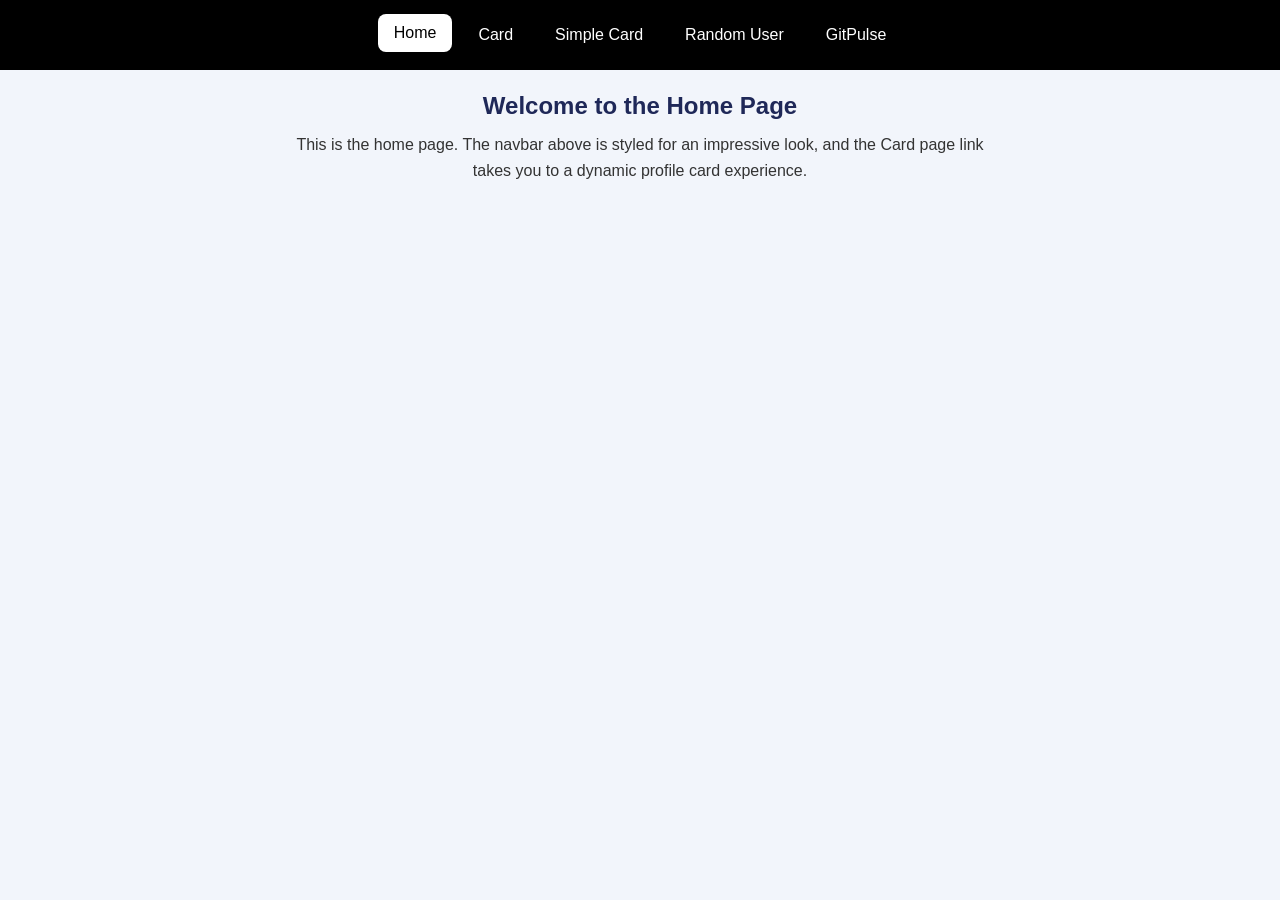
<file: src/main/resources/static/index.html>
﻿<!DOCTYPE html>
<html lang="en">
<head>
  <meta charset="UTF-8">
  <meta name="viewport" content="width=device-width, initial-scale=1.0">
  <title>Home | Impressive Navbar</title>
  <link rel="stylesheet" href="css/style.css">
</head>
<body>
  <nav class="navbar">
    <div class="nav-links">
      <a href="index.html" class="active">Home</a>
      <a href="card.html">Card</a>
      <a href="simple-card.html">Simple Card</a>
      <a href="randomuser.html">Random User</a>
      <a href="gitpulse.html">GitPulse</a>
    </div>
  </nav>

  <section class="home-intro">
    <h1>Welcome to the Home Page</h1>
    <p>This is the home page. The navbar above is styled for an impressive look, and the Card page link takes you to a dynamic profile card experience.</p>
  </section>
</body>
</html>
</file>
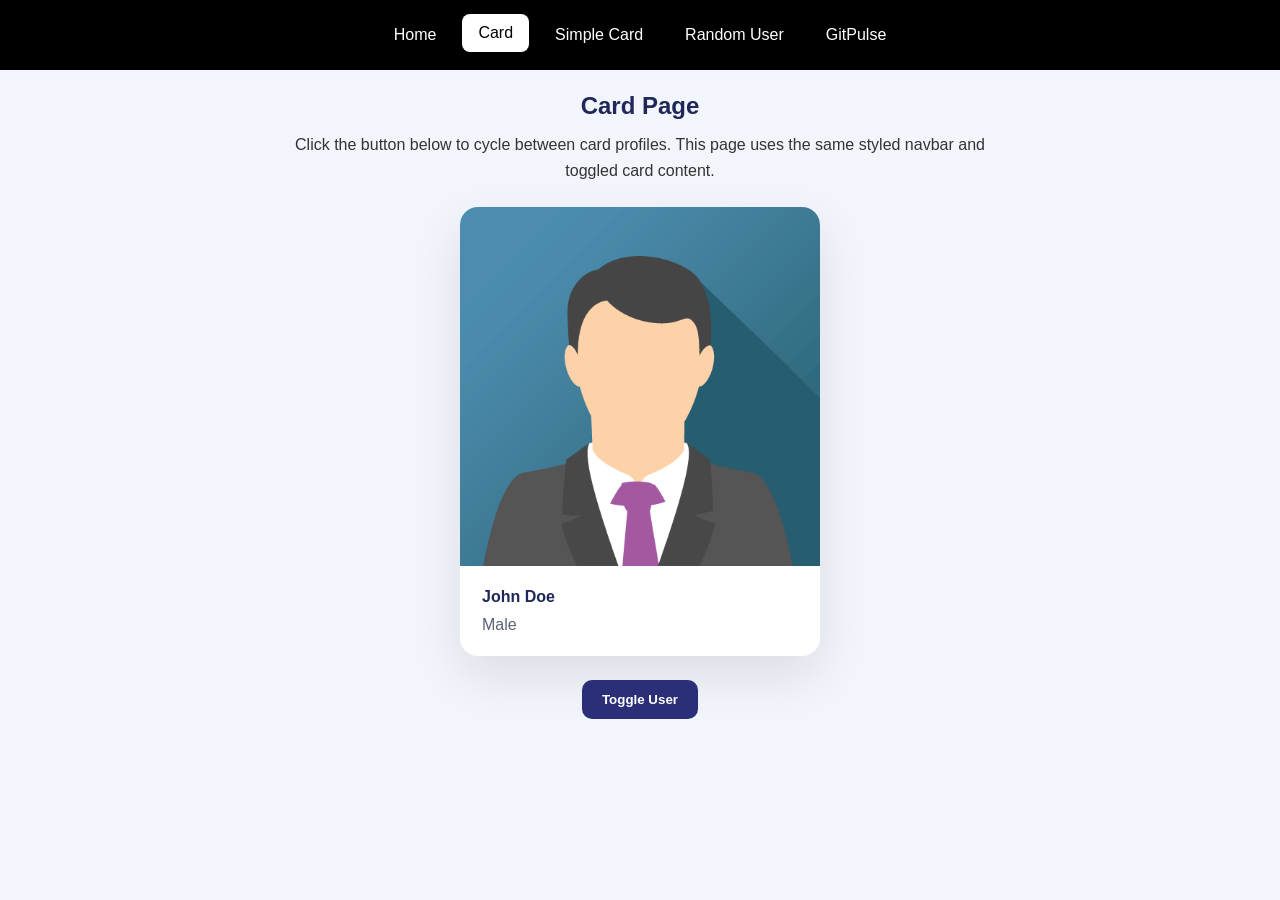
<file: src/main/resources/static/card.html>
﻿<!DOCTYPE html>
<html lang="en">
<head>
  <meta charset="UTF-8">
  <meta name="viewport" content="width=device-width, initial-scale=1.0">
  <title>Card Page | Impressive Navbar</title>
  <link rel="stylesheet" href="css/style.css">
</head>
<body>
  <nav class="navbar">
    <div class="nav-links">
      <a href="index.html">Home</a>
      <a href="card.html" class="active">Card</a>
      <a href="simple-card.html">Simple Card</a>
      <a href="randomuser.html">Random User</a>
      <a href="gitpulse.html">GitPulse</a>
    </div>
  </nav>

  <section class="home-intro">
    <h1>Card Page</h1>
    <p>Click the button below to cycle between card profiles. This page uses the same styled navbar and toggled card content.</p>
  </section>

  <main class="main-content">
    <section class="card user-card">
      <img id="userImage" src="img/john.png" alt="User Image" class="profile-img">
      <div class="container">
        <h4 id="userName"><b>John Doe</b></h4>
        <p id="userGender">Male</p>
      </div>
    </section>

    <div class="button-row">
      <button class="btn" onclick="toggleCard()">Toggle User</button>
    </div>
  </main>

  <script src="js/script.js"></script>
</body>
</html>
</file>
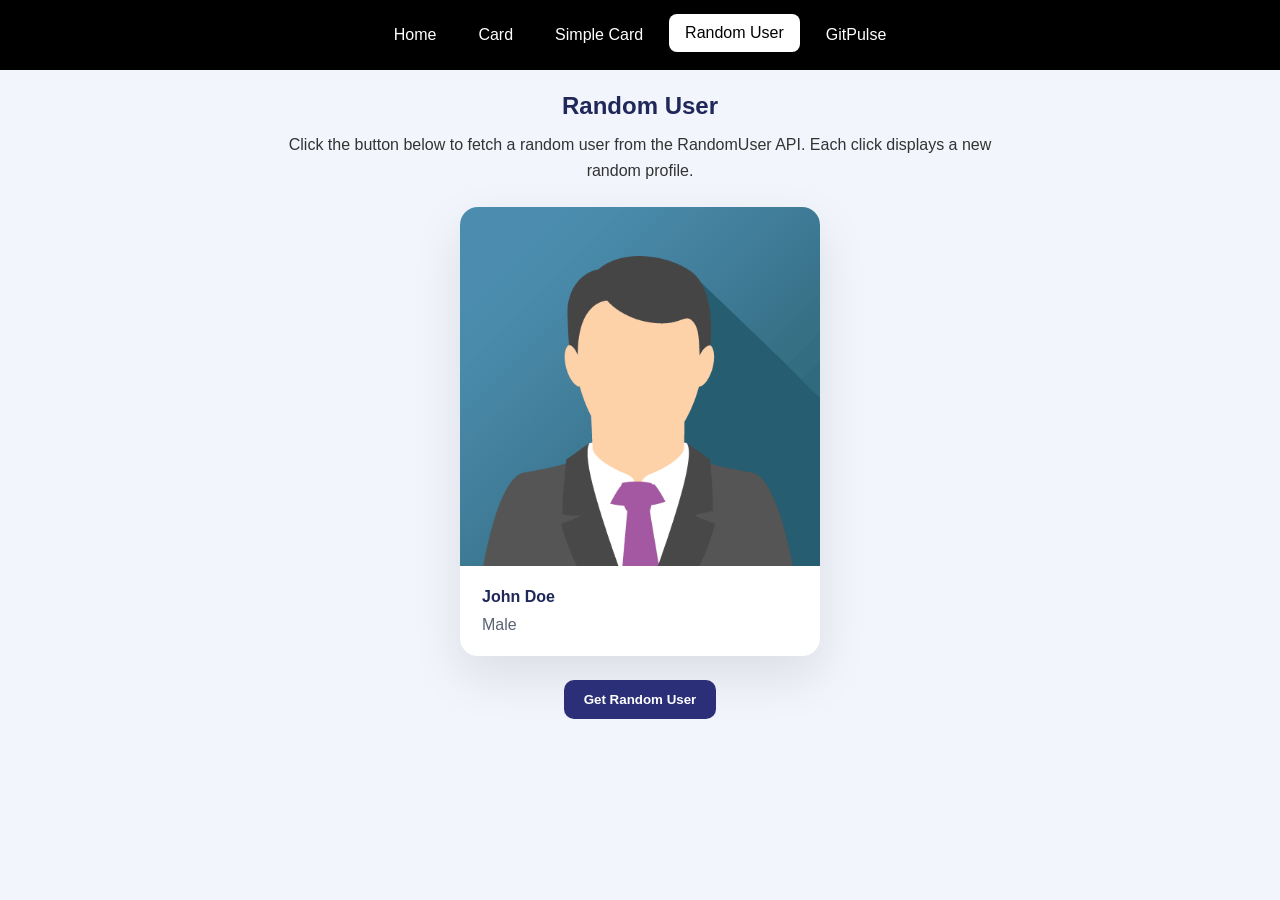
<file: src/main/resources/static/randomuser.html>
<!DOCTYPE html>
<html lang="en">
<head>
  <meta charset="UTF-8">
  <meta name="viewport" content="width=device-width, initial-scale=1.0">
  <title>Random User | Impressive Navbar</title>
  <link rel="stylesheet" href="css/style.css">
</head>
<body>
  <nav class="navbar">
    <div class="nav-links">
      <a href="index.html">Home</a>
      <a href="card.html">Card</a>
      <a href="simple-card.html">Simple Card</a>
      <a href="randomuser.html" class="active">Random User</a>
      <a href="gitpulse.html">GitPulse</a>
    </div>
  </nav>

  <section class="home-intro">
    <h1>Random User</h1>
    <p>Click the button below to fetch a random user from the RandomUser API. Each click displays a new random profile.</p>
  </section>

  <main class="main-content">
    <section class="card user-card">
      <img id="userImage" src="img/john.png" alt="User Image" class="profile-img">
      <div class="container">
        <h4 id="userName"><b>John Doe</b></h4>
        <p id="userGender">Male</p>
      </div>
    </section>

    <div class="button-row">
      <button class="btn" onclick="getAndDisplayRandomUser()">Get Random User</button>
    </div>
  </main>

  <script src="js/randomuser.js"></script>
</body>
</html>
</file>
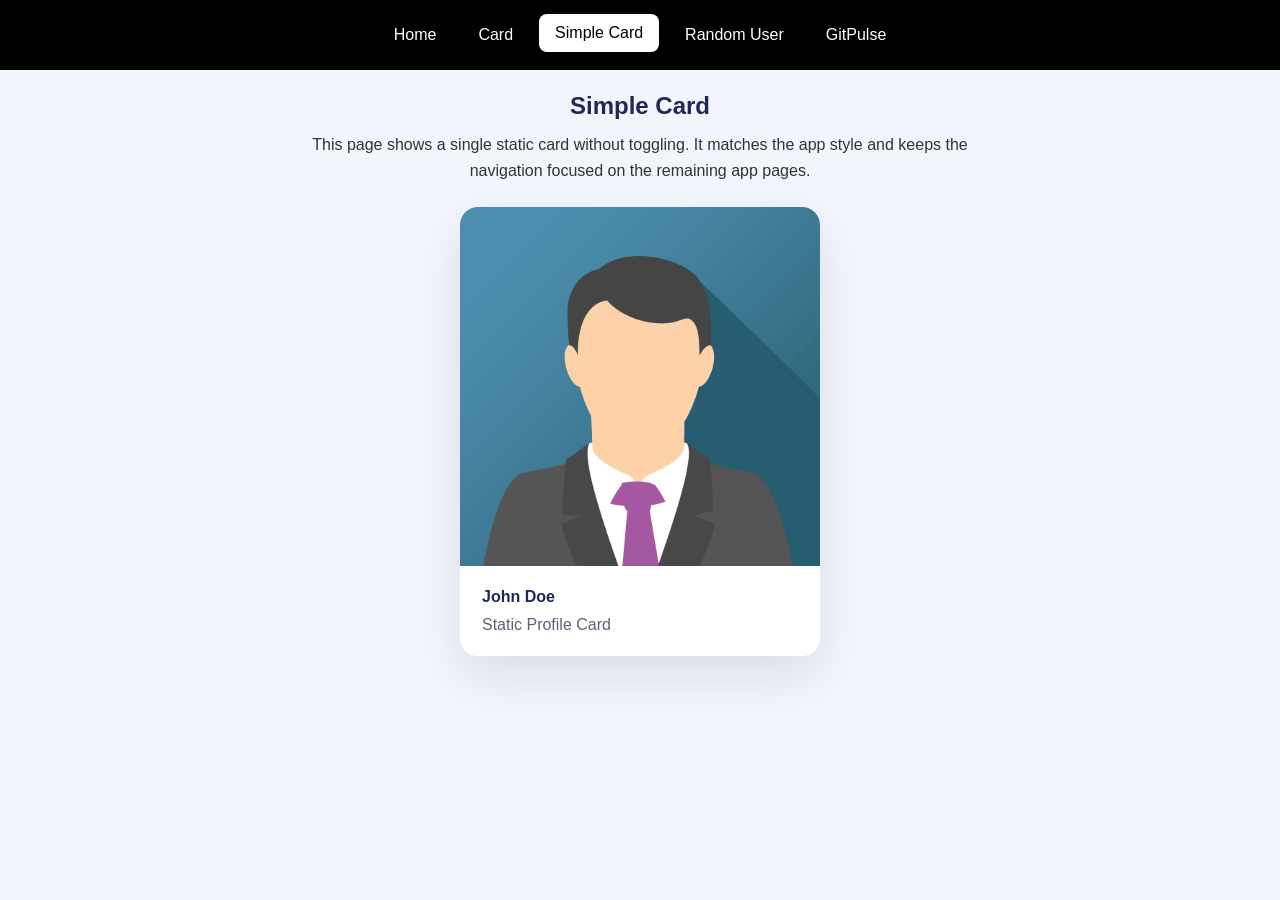
<file: src/main/resources/static/simple-card.html>
<!DOCTYPE html>
<html lang="en">
<head>
  <meta charset="UTF-8">
  <meta name="viewport" content="width=device-width, initial-scale=1.0">
  <title>Simple Card | Impressive Navbar</title>
  <link rel="stylesheet" href="css/style.css">
</head>
<body>
  <nav class="navbar">
    <div class="nav-links">
      <a href="index.html">Home</a>
      <a href="card.html">Card</a>
      <a href="simple-card.html" class="active">Simple Card</a>
      <a href="randomuser.html">Random User</a>
      <a href="gitpulse.html">GitPulse</a>
    </div>
  </nav>

  <section class="home-intro">
    <h1>Simple Card</h1>
    <p>This page shows a single static card without toggling. It matches the app style and keeps the navigation focused on the remaining app pages.</p>
  </section>

  <main class="main-content">
    <section class="card user-card">
      <img src="img/john.png" alt="User Image" class="profile-img">
      <div class="container">
        <h4><b>John Doe</b></h4>
        <p>Static Profile Card</p>
      </div>
    </section>
  </main>
</body>
</html>
</file>
<file: src/main/resources/static/css/style.css>
﻿/* Global reset and colors */
* {
  box-sizing: border-box;
}

body {
  margin: 0;
  padding: 0;
  font-family: Arial, sans-serif;
  background: #f2f5fb;
  color: #222;
  padding-top: 60px;
}

.navbar {
  position: fixed;
  top: 0;
  left: 0;
  right: 0;
  width: 100%;
  z-index: 1000;
  display: flex;
  align-items: center;
  justify-content: center;
  flex-wrap: wrap;
  gap: 12px;
  padding: 16px 24px;
  background: #000;
  color: #fff;
}

.navbar .brand {
  font-size: 1.2rem;
  font-weight: 700;
  letter-spacing: 0.02em;
}

.navbar .nav-links {
  display: flex;
  flex-wrap: wrap;
  gap: 10px;
  justify-content: center;
}

.navbar a {
  color: #fff;
  text-decoration: none;
  padding: 10px 16px;
  border-radius: 8px;
  transition: background-color 180ms ease, color 180ms ease, transform 180ms ease;
}

.navbar a:hover,
.navbar a.active {
  background-color: #fff;
  color: #000;
  transform: translateY(-2px);
}

.home-intro {
  max-width: 900px;
  margin: 32px auto 0;
  padding: 0 16px;
  text-align: center;
}

.home-intro h1 {
  margin-bottom: 12px;
  color: #1f2858;
}

.home-intro p {
  color: #333;
  font-size: 1rem;
  line-height: 1.6;
  margin: 0 auto;
  max-width: 720px;
}

.main-content {
  max-width: 900px;
  margin: 24px auto;
  padding: 0 16px 40px;
}

.card {
  max-width: 360px;
  margin: 24px auto;
  background: #fff;
  border-radius: 18px;
  box-shadow: 0 20px 50px rgba(15, 23, 42, 0.1);
  overflow: hidden;
}

.user-card {
  overflow: hidden;
}

.profile-img {
  width: 100%;
  display: block;
}

.container {
  padding: 22px;
}

.container h4 {
  margin: 0 0 10px;
  color: #1f2858;
}

.container p {
  margin: 0;
  color: #5b6474;
}

.btn {
  display: inline-block;
  background: #2b2f77;
  color: #fff;
  border: none;
  padding: 12px 20px;
  border-radius: 10px;
  cursor: pointer;
  font-weight: 700;
  transition: transform 180ms ease, background-color 180ms ease;
}

.btn:hover {
  background: #1b234f;
  transform: translateY(-1px);
}

.button-row {
  text-align: center;
  margin-top: 18px;
}

@media (max-width: 640px) {
  .navbar {
    justify-content: center;
    text-align: center;
  }

  .navbar .nav-links {
    justify-content: center;
  }

  .card {
    width: 100%;
  }
}
</file>
